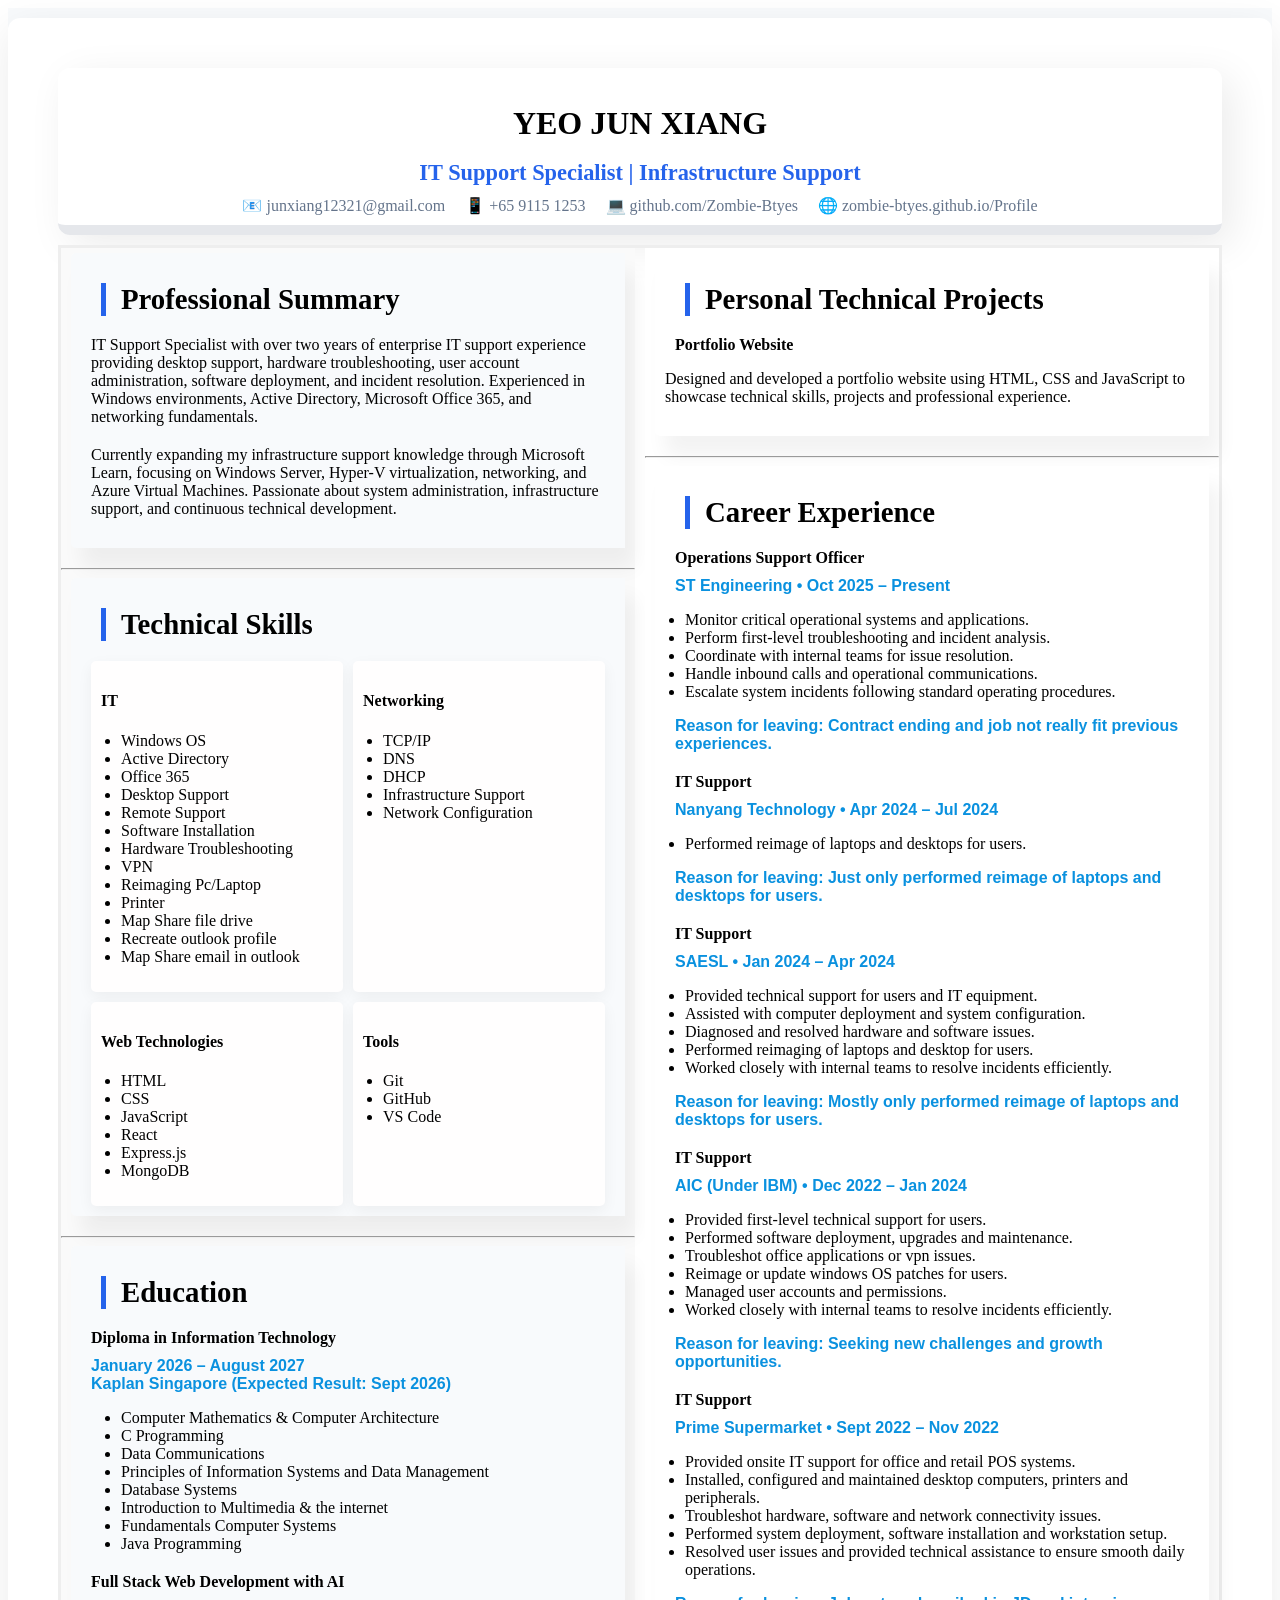
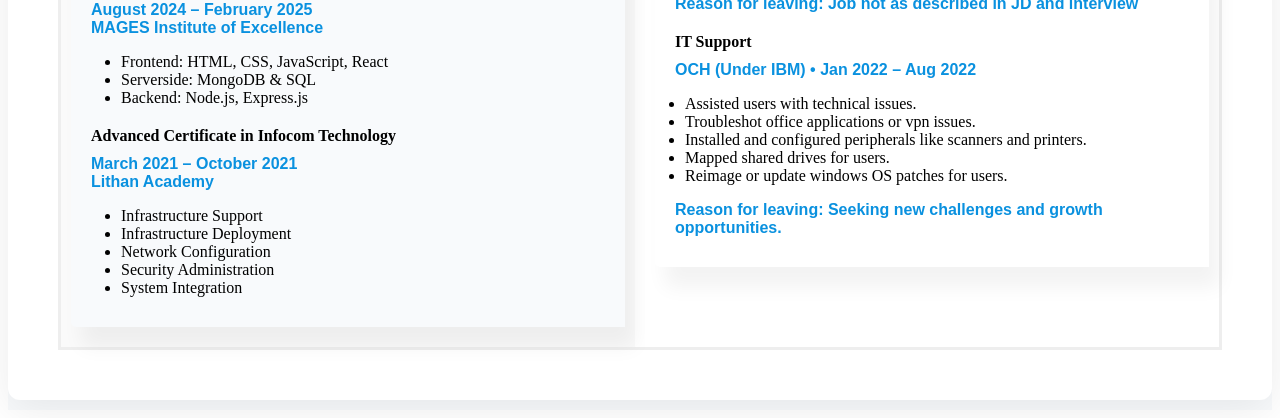
<file: index.html>
<!DOCTYPE html>
<html lang="en">
<head>
    <meta charset="UTF-8">
    <meta name="viewport" content="width=device-width, initial-scale=1.0">
    <title>Resume</title>
    <link rel="stylesheet" href="index.css">
</head>
<body>

<section id="resume">

    <div class="resume-container">

        <!-- HEADER -->
        <header class="resume-header">

            <h1>YEO JUN XIANG</h1>
            <h2>IT Support Specialist | Infrastructure Support</h2>

            <div class="contact-info">
                <span>📧 junxiang12321@gmail.com</span>
                <span>📱 +65 9115 1253</span>
                <span>💻 github.com/Zombie-Btyes</span>
                <span>🌐 zombie-btyes.github.io/Profile</span>
            </div>

        </header>

        <!-- TWO COLUMNS -->
        <div class="resume-content md:grid lg:grid-cols-12 gap-8">

            <!-- LEFT -->
            <aside class="left-column">

               <!-- Summary -->
                <section class="resume-section">
                    <h3>Professional Summary</h3>

                <p>
                    IT Support Specialist with over two years of enterprise IT support
                    experience providing desktop support, hardware troubleshooting,
                    user account administration, software deployment, and incident
                    resolution. Experienced in Windows environments, Active Directory,
                    Microsoft Office 365, and networking fundamentals.
                </p>

                <p>
                    Currently expanding my infrastructure support knowledge through
                    Microsoft Learn, focusing on Windows Server, Hyper-V virtualization,
                    networking, and Azure Virtual Machines. Passionate about system
                    administration, infrastructure support, and continuous technical
                    development.
                </p>
                </section>

                <hr>
                <!-- Skills -->
                <section class="resume-section">

                    <h3>Technical Skills</h3>

                    <div class="skills-grid">

                        <div class="skill-category">

                            <h4>IT</h4>

                            <ul>
                                <li>Windows OS</li>
                                <li>Active Directory</li>
                                <li>Office 365</li>
                                <li>Desktop Support</li>
                                <li>Remote Support</li>
                                <li>Software Installation</li>
                                <li>Hardware Troubleshooting</li>
                                <li>VPN</li>
                                <li>Reimaging Pc/Laptop</li>
                                <li>Printer</li>
                                <li>Map Share file drive</li>
                                <li>Recreate outlook profile</li>
                                <li>Map Share email in outlook</li>
                            </ul>

                        </div>

                        <div class="skill-category">

                            <h4>Networking</h4>

                            <ul>
                                <li>TCP/IP</li>
                                <li>DNS</li>
                                <li>DHCP</li>
                                <li>Infrastructure Support</li>
                                <li>Network Configuration</li>
                            </ul>

                        </div>

                        <div class="skill-category">

                            <h4>Web Technologies</h4>

                            <ul>
                                <li>HTML</li>
                                <li>CSS</li>
                                <li>JavaScript</li>
                                <li>React</li>
                                <li>Express.js</li>
                                <li>MongoDB</li>
                            </ul>

                        </div>

                        <div class="skill-category">

                            <h4>Tools</h4>

                            <ul>
                                <li>Git</li>
                                <li>GitHub</li>
                                <li>VS Code</li>
                            </ul>

                        </div>

                    </div>

                </section>

                <hr>
                <!-- Education -->
                <section class="resume-section">
                    <h3>Education</h3>
                    <div class="education">
                        <h4>Diploma in Information Technology</h4>
                        <span>January 2026 – August 2027</span>
    
                        <span>Kaplan Singapore (Expected Result: Sept 2026)</span>
                        <ul>
                            <li>Computer Mathematics & Computer Architecture</li>
                            <li>C Programming</li>
                            <li>Data Communications</li>
                            <li>Principles of Information Systems and Data Management</li>
                            <li>Database Systems</li>
                            <li>Introduction to Multimedia & the internet</li>
                            <li>Fundamentals Computer Systems</li>
                            <li>Java Programming</li>
                        </ul>
                    </div>

                    <div class="education">
                        <h4>Full Stack Web Development with AI</h4>
                        <span>August 2024 – February 2025</span>
                        <span>MAGES Institute of Excellence</span>
    
                        <ul>
                            <li>Frontend: HTML, CSS, JavaScript, React</li>
                            <li>Serverside: MongoDB & SQL</li>
                            <li>Backend: Node.js, Express.js</li>
                        </ul>
                    </div>

                    <div class="education">
    
                        <h4>Advanced Certificate in Infocom Technology</h4>
                        <span>March 2021 – October 2021</span>
    
                        <span>Lithan Academy</span>
    
                        <ul>
                            <li>Infrastructure Support</li>
                            <li>Infrastructure Deployment</li>
                            <li>Network Configuration</li>
                            <li>Security Administration</li>
                            <li>System Integration</li>
                        </ul>
                    </div>

                </section>


            </aside>

            <!-- RIGHT -->
            <aside class="right-column">
                
                <!-- Projects -->
                <section class="Career-section">

                    <h3>Personal Technical Projects</h3>

                    <div class="project">

                        <h4>Portfolio Website</h4>

                        <p>
                            Designed and developed a portfolio website
                            using HTML, CSS and JavaScript to showcase technical
                            skills, projects and professional experience.
                        </p>

                    </div>

                </section>

                <hr>
                <!-- Experience -->
                <section class="Career-section">
                    <h3>Career Experience</h3>

                    <!-- ST Engineering -->
                     <div class="experience">

                    <h4>Operations Support Officer</h4>
                        <span>ST Engineering • Oct 2025 – Present</span>

                        <ul>
                            <li>Monitor critical operational systems and applications.</li>
                            <li>Perform first-level troubleshooting and incident analysis.</li>
                            <li>Coordinate with internal teams for issue resolution.</li>
                            <li>Handle inbound calls and operational communications.</li>
                            <li>Escalate system incidents following standard operating procedures.</li>
                        </ul>

                        <span><b>Reason for leaving: </b>Contract ending and job not really fit previous experiences.</span>
                    </div>

                    <!-- Nanyang Technology -->

                    <div class="experience">

                        <h4>IT Support</h4>
                        <span>Nanyang Technology • Apr 2024 – Jul 2024</span>

                        <ul>
                            <li>Performed reimage of laptops and desktops for users.</li>
                        </ul>

                        <span><b>Reason for leaving: </b>Just only performed reimage of laptops and desktops for users.</span>
                    </div>

                    <!-- SAESL -->

                    <div class="experience">

                        <h4>IT Support</h4>
                        <span>SAESL • Jan 2024 – Apr 2024</span>

                        <ul>
                            <li>Provided technical support for users and IT equipment.</li>
                            <li>Assisted with computer deployment and system configuration.</li>
                            <li>Diagnosed and resolved hardware and software issues.</li>
                            <li>Performed reimaging of laptops and desktop for users.</li>
                            <li>Worked closely with internal teams to resolve incidents efficiently.</li>
                        </ul>

                        <span><b>Reason for leaving: </b>Mostly only performed reimage of laptops and desktops for users.</span>
                    </div>

                    <!-- AIC -->

                    <div class="experience">

                        <h4>IT Support</h4>
                        <span>AIC (Under IBM) • Dec 2022 – Jan 2024</span>

                        <ul>
                            <li>Provided first-level technical support for users.</li>
                            <li>Performed software deployment, upgrades and maintenance.</li>
                            <li>Troubleshot office applications or vpn issues.</li>
                            <li>Reimage or update windows OS patches for users.</li>
                            <li>Managed user accounts and permissions.</li>
                            <li>Worked closely with internal teams to resolve incidents efficiently.</li>
                        </ul>

                        <span><b>Reason for leaving: </b>Seeking new challenges and growth opportunities.</span>
                    </div>

                    <!-- Prime Supermarket -->

                    <div class="experience">

                        <h4>IT Support</h4>
                        <span>Prime Supermarket • Sept 2022 – Nov 2022</span>

                        <ul>
                            <li>Provided onsite IT support for office and retail POS systems.</li>
                            <li>Installed, configured and maintained desktop computers, printers and peripherals.</li>
                            <li>Troubleshot hardware, software and network connectivity issues.</li>
                            <li>Performed system deployment, software installation and workstation setup.</li>
                            <li>Resolved user issues and provided technical assistance to ensure smooth daily operations.</li>
                        </ul>

                        <span><b>Reason for leaving: </b>Job not as described in JD and interview</span>
                    </div>

                    <!-- IBM -->

                    <div class="experience">

                        <h4>IT Support</h4>
                        <span>OCH (Under IBM) • Jan 2022 – Aug 2022</span>

                        <ul>
                            <li>Assisted users with technical issues.</li>
                            <li>Troubleshot office applications or vpn issues.</li>
                            <li>Installed and configured peripherals like scanners and printers.</li>
                            <li>Mapped shared drives for users.</li>
                            <li>Reimage or update windows OS patches for users.</li>
                        </ul>

                        <span><b>Reason for leaving: </b>Seeking new challenges and growth opportunities.</span>
                    </div>

                </section>

            </aside>

        </div>

    </div>

</section>

</body>
</html>
</file>
<file: index.css>
#resume{
    background:#f8fafc;
    padding:10px 0px;
}

.resume-container{
    max-width:1800px;
    margin:auto;
    background:white;
    border-radius:12px;
    padding:50px;
    box-shadow:0 10px 40px rgba(0,0,0,.08);
}

.resume-header{
    text-align:center;
    border-bottom:10px solid #e5e7eb;
    border-radius:12px;
    box-shadow:10px 10px 40px rgba(0,0,0,.08);
    padding:10px 10px 10px;
    margin-bottom:0 10px 0;
}

.resume-header h1{
    font-size:2rem;
    margin-bottom:5px;
}

.resume-header h2{
    color:#2563eb;
    font-size:1.4rem;
    margin-bottom:10px;
}

.contact-info{
    display:flex;
    flex-wrap:wrap;
    justify-content:center;
    gap:20px;
    color:#64748b;
}

.resume-section, .Career-section{
    background-color:#f8fafc;
    border-radius:5px 0 0 5px;
    margin:5px 10px 20px;
    padding:10px;
    box-shadow:10px 20px 20px rgba(0,0,0,.05);
}
.Career-section{
    background-color:#ffffff
}
.resume-section p{
    margin:0 10px 20px;
}

.resume-section h3, .Career-section h3{
    font-size:1.8rem;
    border-left:5px solid #2563eb;
    padding-left:15px;
    margin:20px 20px 20px;
}

.resume-content{
    display:grid;
    grid-template-columns:1fr 1fr;
    gap:10px;
    margin-top:10px;
    border:3px solid rgb(238, 238, 238);
}

.left-column{
    background:#fafafa;
}

.right-column{
    background:#ffffff;
}
.skills-grid{
    display:grid;
    grid-template-columns:repeat(auto-fit,minmax(220px,1fr));
    gap:10px;
    margin: 0 10px 0;
}

.skills-grid ul{
    padding-left:20px;
}

.skill-category{
    background:#fffefe;
    padding:10px;
    border-radius:5px;
    box-shadow:0 5px 15px rgba(0,0,0,.05);
}

.project,
.experience,
.education{
    margin-bottom:20px;
}

.project h4,
.experience h4,
.education h4{
    margin: 10px 10px 10px;
}

.experience span,
.education span{
    color:#0a91df;
    display:block;
    margin:0 10px 0 10px;
    font-weight: bold;
    font-family: Arial, sans-serif;
}

.experience ul{
    padding-left:20px;
}
</file>
